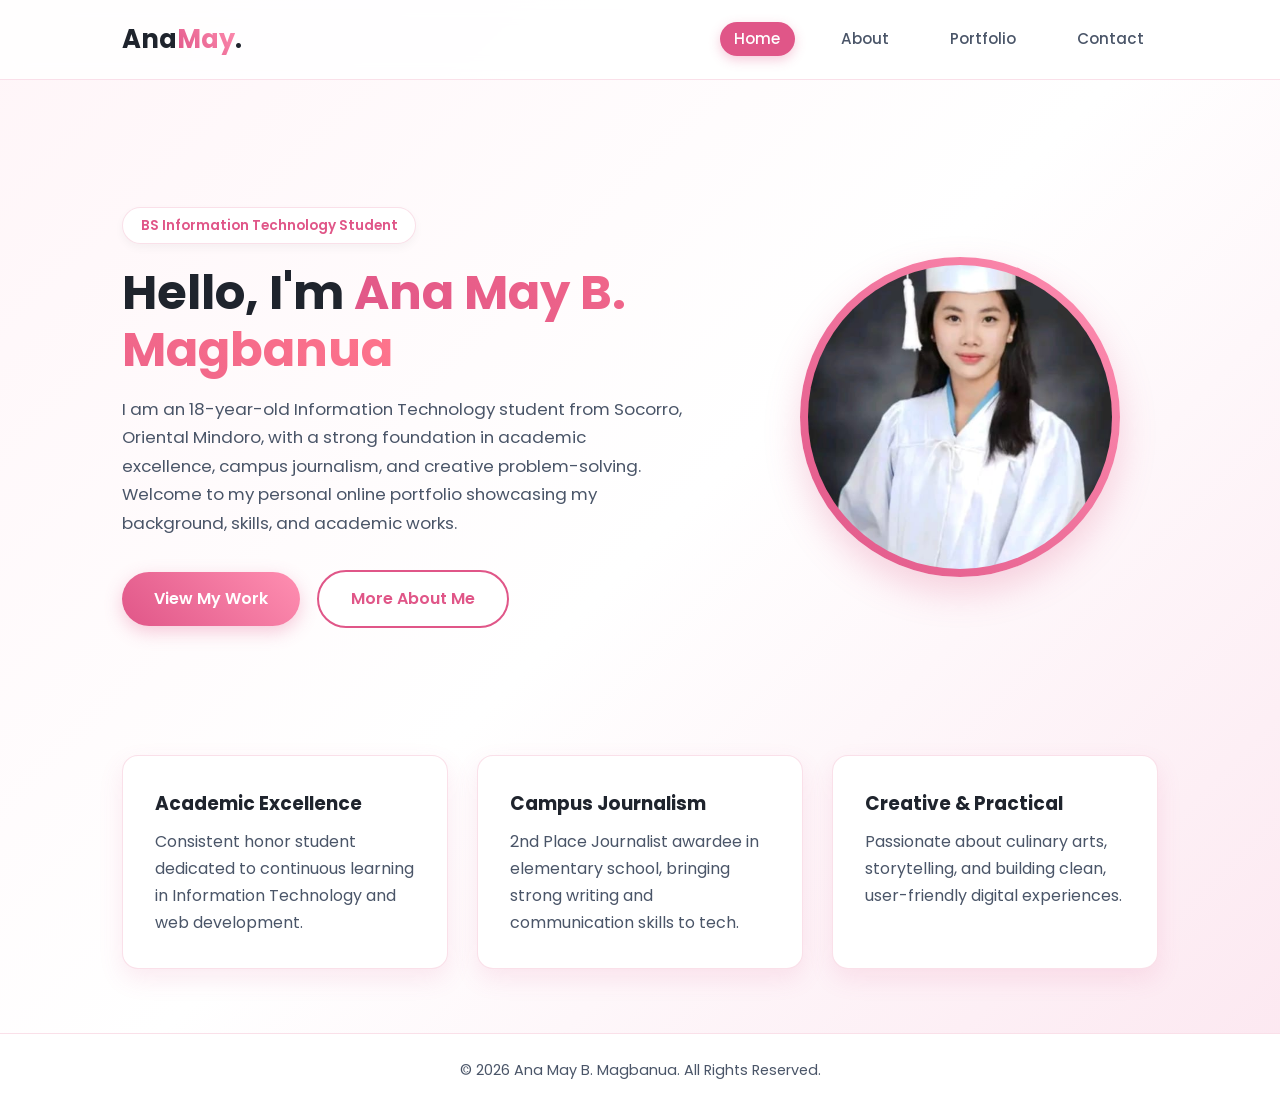
<file: index.html>
<!DOCTYPE html>
<html lang="en">
<head>
    <meta charset="UTF-8">
    <meta name="viewport" content="width=device-width, initial-scale=1.0">
    <title>Ana May B. Magbanua | Personal Portfolio</title>
    <link rel="stylesheet" href="style.css">
</head>
<body>

    <header>
        <nav class="navbar">
            <a href="index.html" class="logo">Ana<span>May</span>.</a>
            <ul class="nav-links">
                <li><a href="index.html" class="active">Home</a></li>
                <li><a href="about.html">About</a></li>
                <li><a href="portfolio.html">Portfolio</a></li>
                <li><a href="contact.html">Contact</a></li>
            </ul>
        </nav>
    </header>

    <main>
        <section class="container hero">
            <div class="hero-text">
                <span class="tagline">BS Information Technology Student</span>
                <h1>Hello, I'm <span>Ana May B. Magbanua</span></h1>
                <p>
                    I am an 18-year-old Information Technology student from Socorro, Oriental Mindoro, 
                    with a strong foundation in academic excellence, campus journalism, and creative problem-solving. 
                    Welcome to my personal online portfolio showcasing my background, skills, and academic works.
                </p>
                <div>
                    <a href="portfolio.html" class="btn">View My Work</a>
                    <a href="about.html" class="btn btn-outline">More About Me</a>
                </div>
            </div>

            <div class="hero-image">
                <div class="photo-frame">
                    <img src="pic.jpg" alt="Portrait of Ana May B. Magbanua">
                </div>
            </div>
        </section>

        <section class="container" style="padding-top: 0;">
            <div class="highlights-grid">
                <div class="highlight-card">
                    <h3>Academic Excellence</h3>
                    <p>Consistent honor student dedicated to continuous learning in Information Technology and web development.</p>
                </div>
                <div class="highlight-card">
                    <h3>Campus Journalism</h3>
                    <p>2nd Place Journalist awardee in elementary school, bringing strong writing and communication skills to tech.</p>
                </div>
                <div class="highlight-card">
                    <h3>Creative & Practical</h3>
                    <p>Passionate about culinary arts, storytelling, and building clean, user-friendly digital experiences.</p>
                </div>
            </div>
        </section>
    </main>

    <footer>
        <p>&copy; 2026 Ana May B. Magbanua. All Rights Reserved.</p>
    </footer>

</body>
</html>
</file>
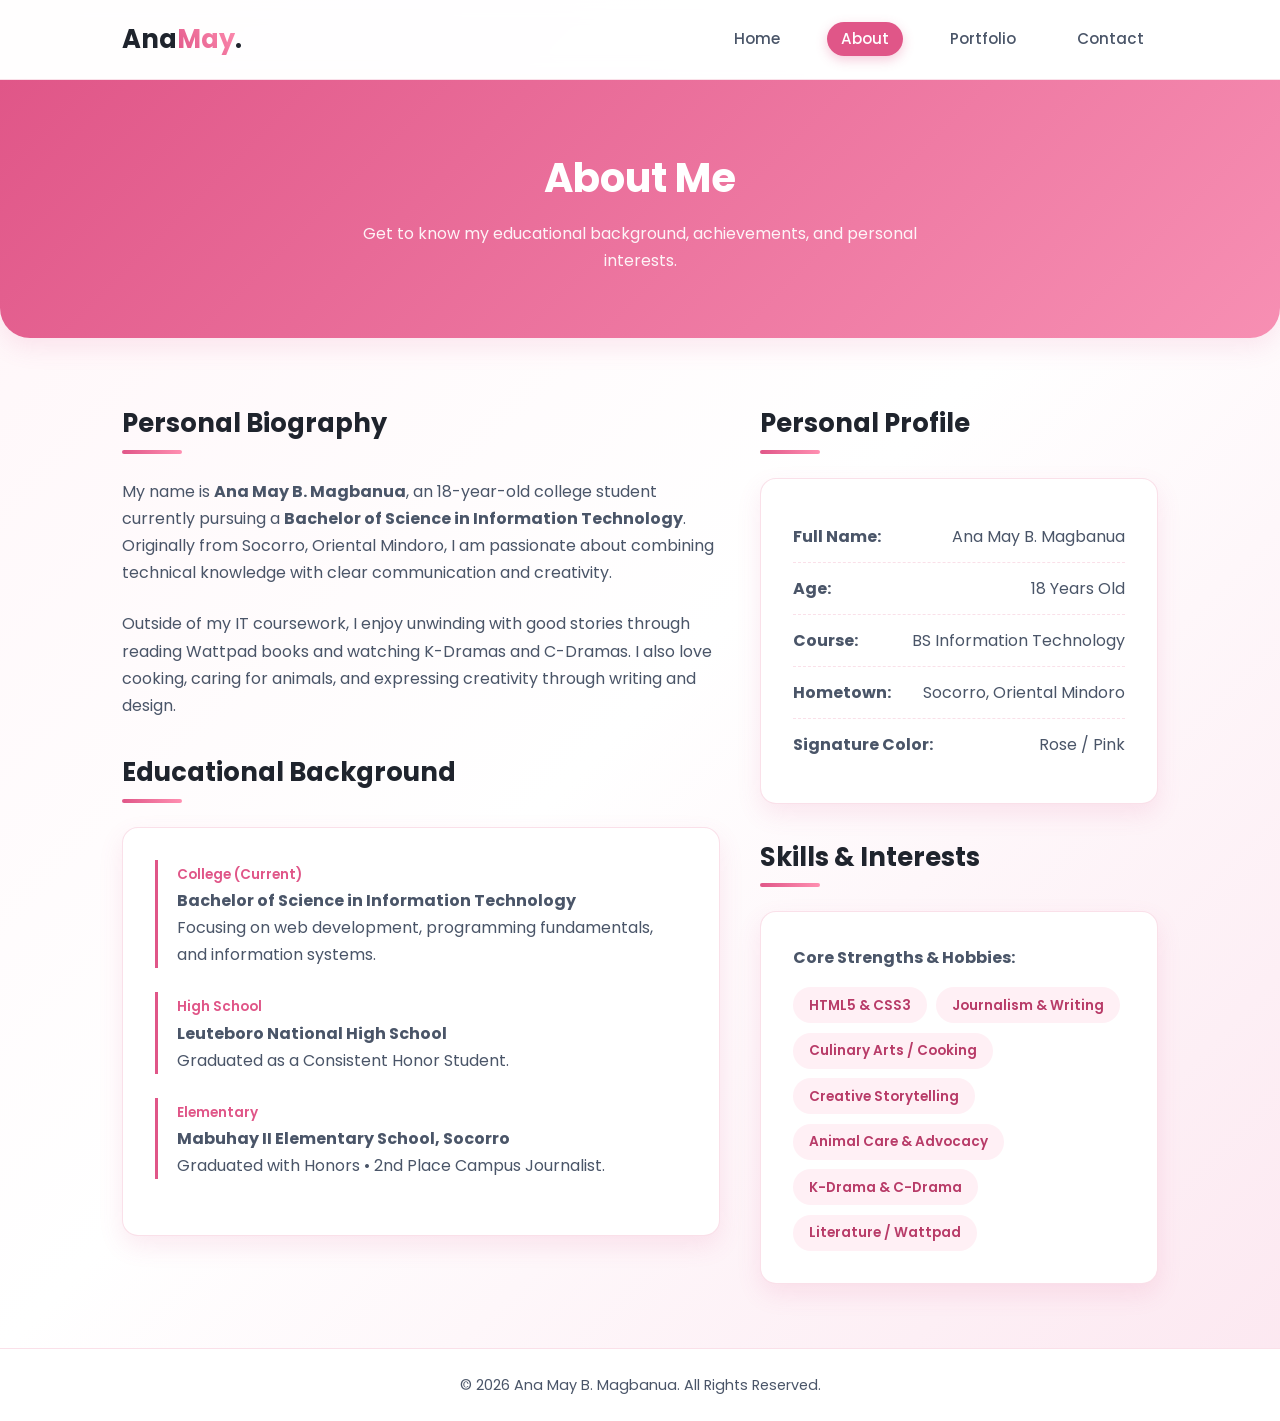
<file: about.html>
<!DOCTYPE html>
<html lang="en">
<head>
    <meta charset="UTF-8">
    <meta name="viewport" content="width=device-width, initial-scale=1.0">
    <title>About | Ana May B. Magbanua</title>
    <link rel="stylesheet" href="style.css">
</head>
<body>

    <header>
        <nav class="navbar">
            <a href="index.html" class="logo">Ana<span>May</span>.</a>
            <ul class="nav-links">
                <li><a href="index.html">Home</a></li>
                <li><a href="about.html" class="active">About</a></li>
                <li><a href="portfolio.html">Portfolio</a></li>
                <li><a href="contact.html">Contact</a></li>
            </ul>
        </nav>
    </header>

    <main>
        <div class="page-header">
            <h1>About Me</h1>
            <p>Get to know my educational background, achievements, and personal interests.</p>
        </div>

        <section class="container">
            <div class="about-grid">
                <!-- Left Column: Biography & Education -->
                <div>
                    <h2 class="section-title">Personal Biography</h2>
                    <p style="margin-bottom: 1.5rem;">
                        My name is <strong>Ana May B. Magbanua</strong>, an 18-year-old college student currently pursuing a 
                        <strong>Bachelor of Science in Information Technology</strong>. Originally from Socorro, Oriental Mindoro, 
                        I am passionate about combining technical knowledge with clear communication and creativity.
                    </p>
                    <p style="margin-bottom: 2rem;">
                        Outside of my IT coursework, I enjoy unwinding with good stories through reading Wattpad books and 
                        watching K-Dramas and C-Dramas. I also love cooking, caring for animals, and expressing creativity 
                        through writing and design.
                    </p>

                    <h2 class="section-title">Educational Background</h2>
                    <div class="card">
                        <div class="timeline-item">
                            <span>College (Current)</span>
                            <h4>Bachelor of Science in Information Technology</h4>
                            <p>Focusing on web development, programming fundamentals, and information systems.</p>
                        </div>
                        <div class="timeline-item">
                            <span>High School</span>
                            <h4>Leuteboro National High School</h4>
                            <p>Graduated as a Consistent Honor Student.</p>
                        </div>
                        <div class="timeline-item">
                            <span>Elementary</span>
                            <h4>Mabuhay II Elementary School, Socorro</h4>
                            <p>Graduated with Honors &bull; 2nd Place Campus Journalist.</p>
                        </div>
                    </div>
                </div>

                <!-- Right Column: Quick Facts & Skills -->
                <div>
                    <h2 class="section-title">Personal Profile</h2>
                    <div class="card" style="margin-bottom: 2rem;">
                        <ul class="info-list">
                            <li><strong>Full Name:</strong> <span>Ana May B. Magbanua</span></li>
                            <li><strong>Age:</strong> <span>18 Years Old</span></li>
                            <li><strong>Course:</strong> <span>BS Information Technology</span></li>
                            <li><strong>Hometown:</strong> <span>Socorro, Oriental Mindoro</span></li>
                            <li><strong>Signature Color:</strong> <span>Rose / Pink</span></li>
                        </ul>
                    </div>

                    <h2 class="section-title">Skills & Interests</h2>
                    <div class="card">
                        <p><strong>Core Strengths & Hobbies:</strong></p>
                        <div class="skills-tags">
                            <span class="tag">HTML5 & CSS3</span>
                            <span class="tag">Journalism & Writing</span>
                            <span class="tag">Culinary Arts / Cooking</span>
                            <span class="tag">Creative Storytelling</span>
                            <span class="tag">Animal Care & Advocacy</span>
                            <span class="tag">K-Drama & C-Drama</span>
                            <span class="tag">Literature / Wattpad</span>
                        </div>
                    </div>
                </div>
            </div>
        </section>
    </main>

    <footer>
        <p>&copy; 2026 Ana May B. Magbanua. All Rights Reserved.</p>
    </footer>

</body>
</html>
</file>
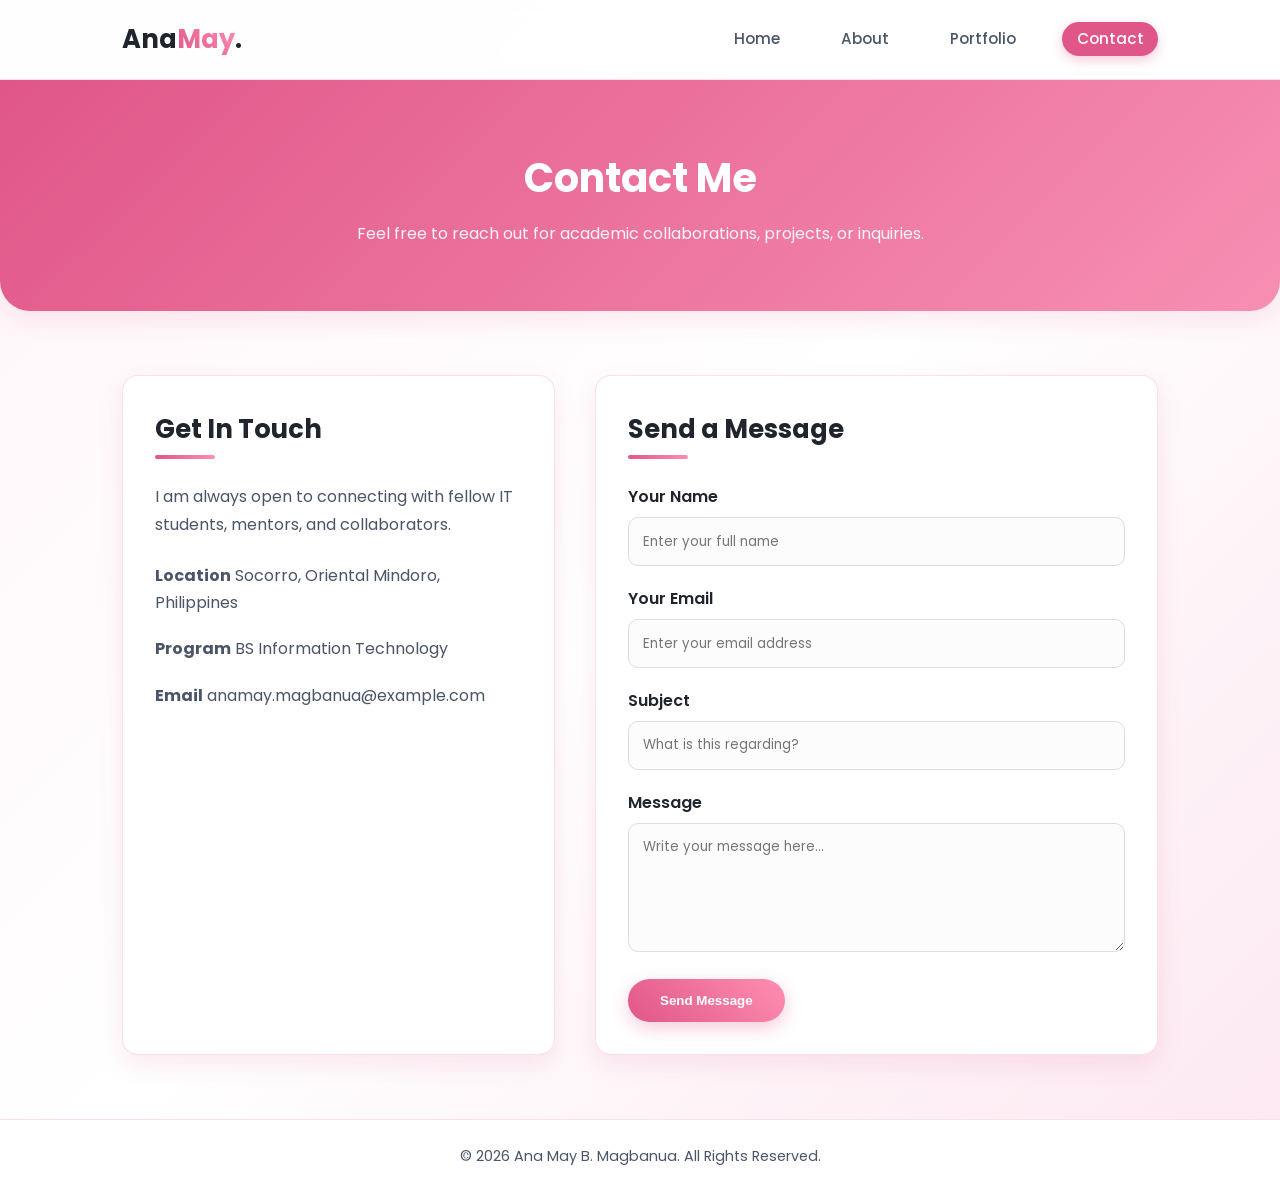
<file: contact.html>
<!DOCTYPE html>
<html lang="en">
<head>
    <meta charset="UTF-8">
    <meta name="viewport" content="width=device-width, initial-scale=1.0">
    <title>Contact | Ana May B. Magbanua</title>
    <link rel="stylesheet" href="style.css">
</head>
<body>

    <header>
        <nav class="navbar">
            <a href="index.html" class="logo">Ana<span>May</span>.</a>
            <ul class="nav-links">
                <li><a href="index.html">Home</a></li>
                <li><a href="about.html">About</a></li>
                <li><a href="portfolio.html">Portfolio</a></li>
                <li><a href="contact.html" class="active">Contact</a></li>
            </ul>
        </nav>
    </header>

    <main>
        <div class="page-header">
            <h1>Contact Me</h1>
            <p>Feel free to reach out for academic collaborations, projects, or inquiries.</p>
        </div>

        <section class="container">
            <div class="contact-grid">
                <!-- Contact Info -->
                <div class="card">
                    <h2 class="section-title">Get In Touch</h2>
                    <p style="margin-bottom: 1.5rem;">
                        I am always open to connecting with fellow IT students, mentors, and collaborators.
                    </p>
                    <div class="contact-detail">
                        <strong>Location</strong>
                        <span>Socorro, Oriental Mindoro, Philippines</span>
                    </div>
                    <div class="contact-detail">
                        <strong>Program</strong>
                        <span>BS Information Technology</span>
                    </div>
                    <div class="contact-detail">
                        <strong>Email</strong>
                        <span>anamay.magbanua@example.com</span>
                    </div>
                </div>

                <!-- Contact Form -->
                <div class="card">
                    <h2 class="section-title">Send a Message</h2>
                    <form action="#" method="post">
                        <div class="form-group">
                            <label for="name">Your Name</label>
                            <input type="text" id="name" name="name" placeholder="Enter your full name" required>
                        </div>
                        <div class="form-group">
                            <label for="email">Your Email</label>
                            <input type="email" id="email" name="email" placeholder="Enter your email address" required>
                        </div>
                        <div class="form-group">
                            <label for="subject">Subject</label>
                            <input type="text" id="subject" name="subject" placeholder="What is this regarding?" required>
                        </div>
                        <div class="form-group">
                            <label for="message">Message</label>
                            <textarea id="message" name="message" rows="5" placeholder="Write your message here..." required></textarea>
                        </div>
                        <button type="submit" class="btn">Send Message</button>
                    </form>
                </div>
            </div>
        </section>
    </main>

    <footer>
        <p>&copy; 2026 Ana May B. Magbanua. All Rights Reserved.</p>
    </footer>

</body>
</html>
</file>
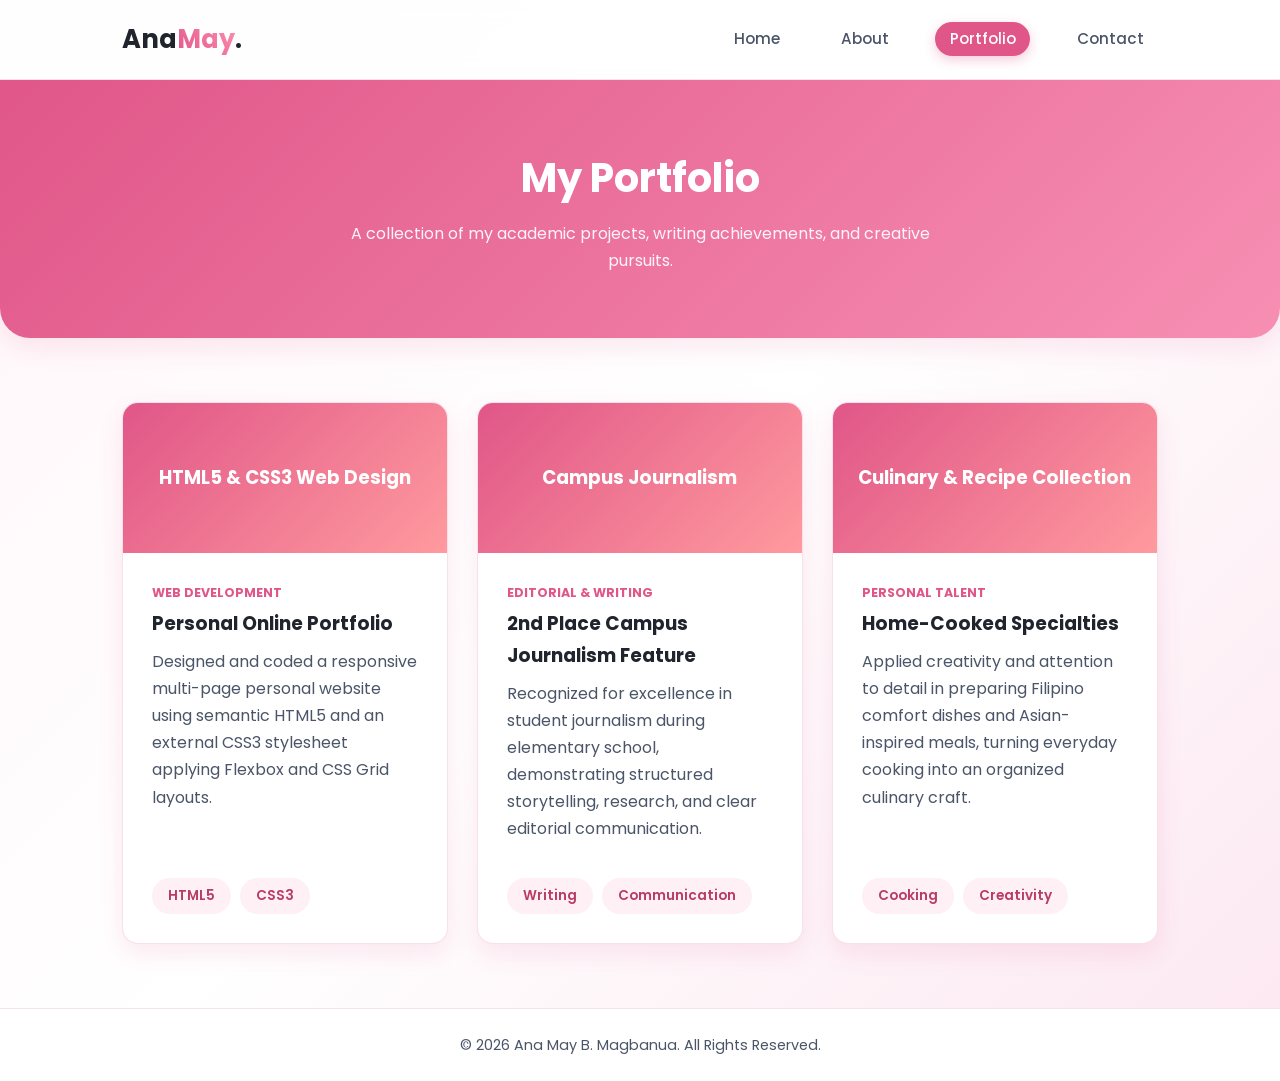
<file: portfolio.html>
<!DOCTYPE html>
<html lang="en">
<head>
    <meta charset="UTF-8">
    <meta name="viewport" content="width=device-width, initial-scale=1.0">
    <title>Portfolio | Ana May B. Magbanua</title>
    <link rel="stylesheet" href="style.css">
</head>
<body>

    <header>
        <nav class="navbar">
            <a href="index.html" class="logo">Ana<span>May</span>.</a>
            <ul class="nav-links">
                <li><a href="index.html">Home</a></li>
                <li><a href="about.html">About</a></li>
                <li><a href="portfolio.html" class="active">Portfolio</a></li>
                <li><a href="contact.html">Contact</a></li>
            </ul>
        </nav>
    </header>

    <main>
        <div class="page-header">
            <h1>My Portfolio</h1>
            <p>A collection of my academic projects, writing achievements, and creative pursuits.</p>
        </div>

        <section class="container">
            <div class="portfolio-grid">
                <!-- Project 1 -->
                <article class="project-card">
                    <div class="project-banner">HTML5 & CSS3 Web Design</div>
                    <div class="project-content">
                        <span class="project-category">Web Development</span>
                        <h3>Personal Online Portfolio</h3>
                        <p>
                            Designed and coded a responsive multi-page personal website using semantic HTML5 
                            and an external CSS3 stylesheet applying Flexbox and CSS Grid layouts.
                        </p>
                        <div class="skills-tags">
                            <span class="tag">HTML5</span>
                            <span class="tag">CSS3</span>
                        </div>
                    </div>
                </article>

                <!-- Project 2 -->
                <article class="project-card">
                    <div class="project-banner">Campus Journalism</div>
                    <div class="project-content">
                        <span class="project-category">Editorial & Writing</span>
                        <h3>2nd Place Campus Journalism Feature</h3>
                        <p>
                            Recognized for excellence in student journalism during elementary school, demonstrating 
                            structured storytelling, research, and clear editorial communication.
                        </p>
                        <div class="skills-tags">
                            <span class="tag">Writing</span>
                            <span class="tag">Communication</span>
                        </div>
                    </div>
                </article>

                <!-- Project 3 -->
                <article class="project-card">
                    <div class="project-banner">Culinary & Recipe Collection</div>
                    <div class="project-content">
                        <span class="project-category">Personal Talent</span>
                        <h3>Home-Cooked Specialties</h3>
                        <p>
                            Applied creativity and attention to detail in preparing Filipino comfort dishes and 
                            Asian-inspired meals, turning everyday cooking into an organized culinary craft.
                        </p>
                        <div class="skills-tags">
                            <span class="tag">Cooking</span>
                            <span class="tag">Creativity</span>
                        </div>
                    </div>
                </article>
            </div>
        </section>
    </main>

    <footer>
        <p>&copy; 2026 Ana May B. Magbanua. All Rights Reserved.</p>
    </footer>

</body>
</html>
</file>
<file: style.css>
@import url('https://fonts.googleapis.com/css2?family=Poppins:wght@300;400;500;600;700&display=swap');

:root {
    --primary-color: #e05688;       /* Vibrant Aesthetic Pink */
    --primary-dark: #b83b68;
    --secondary-color: #ff8fb1;
    --accent-soft: #fff0f5;
    --text-dark: #1f242d;
    --text-body: #4a5568;
    --white: #ffffff;
    --border-color: rgba(224, 86, 136, 0.18);
    --shadow: 0 10px 25px rgba(224, 86, 136, 0.12);
    --radius: 16px;
}

* {
    margin: 0;
    padding: 0;
    box-sizing: border-box;
}

body {
    font-family: 'Poppins', sans-serif;
    line-height: 1.7;
    color: var(--text-body);
    background: linear-gradient(135deg, #fff5f8 0%, #ffffff 50%, #fce7f0 100%);
    display: flex;
    flex-direction: column;
    min-height: 100vh;
}

a {
    text-decoration: none;
    color: inherit;
}

ul {
    list-style: none;
}

/* NAVBAR */
header {
    background: rgba(255, 255, 255, 0.85);
    backdrop-filter: blur(10px);
    border-bottom: 1px solid var(--border-color);
    position: sticky;
    top: 0;
    z-index: 100;
}

.navbar {
    max-width: 1100px;
    margin: 0 auto;
    padding: 1.1rem 2rem;
    display: flex;
    justify-content: space-between;
    align-items: center;
}

.logo {
    font-size: 1.6rem;
    font-weight: 700;
    color: var(--text-dark);
}

.logo span {
    background: linear-gradient(45deg, var(--primary-color), var(--secondary-color));
    -webkit-background-clip: text;
    -webkit-text-fill-color: transparent;
}

.nav-links {
    display: flex;
    gap: 2rem;
}

.nav-links a {
    font-weight: 500;
    font-size: 0.95rem;
    padding: 0.4rem 0.9rem;
    border-radius: 20px;
    transition: all 0.3s ease;
}

.nav-links a:hover,
.nav-links a.active {
    background-color: var(--primary-color);
    color: var(--white);
    box-shadow: 0 4px 12px rgba(224, 86, 136, 0.3);
}

/* LAYOUT */
main {
    flex: 1;
}

.container {
    max-width: 1100px;
    margin: 0 auto;
    padding: 4rem 2rem;
}

.page-header {
    background: linear-gradient(135deg, #e05688, #f78fb3);
    color: var(--white);
    padding: 4rem 2rem;
    text-align: center;
    border-bottom-left-radius: 30px;
    border-bottom-right-radius: 30px;
    box-shadow: var(--shadow);
}

.page-header h1 {
    font-size: 2.5rem;
    margin-bottom: 0.5rem;
}

.page-header p {
    opacity: 0.92;
    max-width: 600px;
    margin: 0 auto;
}

.section-title {
    font-size: 1.6rem;
    color: var(--text-dark);
    margin-bottom: 1.5rem;
    position: relative;
    padding-bottom: 0.5rem;
}

.section-title::after {
    content: "";
    position: absolute;
    left: 0;
    bottom: 0;
    width: 60px;
    height: 4px;
    background: linear-gradient(90deg, var(--primary-color), var(--secondary-color));
    border-radius: 4px;
}

/* BUTTONS */
.btn {
    display: inline-block;
    padding: 0.85rem 2rem;
    background: linear-gradient(45deg, var(--primary-color), var(--secondary-color));
    color: var(--white);
    font-weight: 600;
    border-radius: 30px;
    border: none;
    cursor: pointer;
    box-shadow: 0 6px 18px rgba(224, 86, 136, 0.3);
    transition: transform 0.25s ease, box-shadow 0.25s ease;
}

.btn:hover {
    transform: translateY(-3px);
    box-shadow: 0 10px 22px rgba(224, 86, 136, 0.4);
}

.btn-outline {
    background: var(--white);
    color: var(--primary-color);
    border: 2px solid var(--primary-color);
    box-shadow: none;
    margin-left: 0.8rem;
}

.btn-outline:hover {
    background: var(--primary-color);
    color: var(--white);
}

/* HERO SECTION */
.hero {
    display: flex;
    align-items: center;
    justify-content: space-between;
    gap: 3rem;
    min-height: 75vh;
}

.hero-text {
    flex: 1.2;
}

.tagline {
    display: inline-block;
    background-color: var(--white);
    color: var(--primary-color);
    border: 1px solid var(--border-color);
    font-weight: 600;
    font-size: 0.85rem;
    padding: 0.4rem 1.1rem;
    border-radius: 25px;
    margin-bottom: 1.2rem;
    box-shadow: 0 4px 10px rgba(0, 0, 0, 0.04);
}

.hero-text h1 {
    font-size: 3rem;
    color: var(--text-dark);
    line-height: 1.2;
    margin-bottom: 1rem;
}

.hero-text h1 span {
    background: linear-gradient(45deg, var(--primary-color), #ff758c);
    -webkit-background-clip: text;
    -webkit-text-fill-color: transparent;
}

.hero-text p {
    font-size: 1.05rem;
    margin-bottom: 2rem;
    max-width: 560px;
}

.hero-image {
    flex: 0.8;
    display: flex;
    justify-content: center;
}

.photo-frame {
    width: 320px;
    height: 320px;
    border-radius: 50%;
    padding: 8px;
    background: linear-gradient(45deg, var(--primary-color), var(--secondary-color));
    box-shadow: 0 15px 35px rgba(224, 86, 136, 0.25);
}

.photo-frame img {
    width: 100%;
    height: 100%;
    object-fit: cover;
    border-radius: 50%;
    background-color: var(--white);
}

/* CARDS & GRIDS */
.highlights-grid,
.portfolio-grid {
    display: grid;
    grid-template-columns: repeat(auto-fit, minmax(260px, 1fr));
    gap: 1.8rem;
}

.highlight-card,
.card,
.project-card {
    background: var(--white);
    padding: 2rem;
    border-radius: var(--radius);
    border: 1px solid var(--border-color);
    box-shadow: var(--shadow);
    transition: transform 0.3s ease, box-shadow 0.3s ease;
}

.highlight-card:hover,
.project-card:hover {
    transform: translateY(-6px);
    box-shadow: 0 15px 30px rgba(224, 86, 136, 0.18);
}

.highlight-card h3,
.project-content h3 {
    color: var(--text-dark);
    margin-bottom: 0.5rem;
}

/* ABOUT PAGE */
.about-grid {
    display: grid;
    grid-template-columns: 1.2fr 0.8fr;
    gap: 2.5rem;
}

.info-list li {
    padding: 0.75rem 0;
    border-bottom: 1px dashed var(--border-color);
    display: flex;
    justify-content: space-between;
}

.info-list li:last-child {
    border-bottom: none;
}

.timeline-item {
    border-left: 3px solid var(--primary-color);
    padding-left: 1.2rem;
    margin-bottom: 1.5rem;
}

.timeline-item span {
    font-size: 0.85rem;
    color: var(--primary-color);
    font-weight: 600;
}

.skills-tags {
    display: flex;
    flex-wrap: wrap;
    gap: 0.6rem;
    margin-top: 1rem;
}

.tag {
    background-color: var(--accent-soft);
    color: var(--primary-dark);
    padding: 0.4rem 1rem;
    border-radius: 20px;
    font-size: 0.85rem;
    font-weight: 600;
}

/* PORTFOLIO PAGE */
.project-card {
    padding: 0;
    overflow: hidden;
    display: flex;
    flex-direction: column;
}

.project-banner {
    height: 150px;
    background: linear-gradient(135deg, #e05688, #ff9a9e);
    color: var(--white);
    display: flex;
    align-items: center;
    justify-content: center;
    font-weight: 700;
    font-size: 1.15rem;
}

.project-content {
    padding: 1.8rem;
    flex: 1;
    display: flex;
    flex-direction: column;
}

.project-category {
    font-size: 0.78rem;
    text-transform: uppercase;
    color: var(--primary-color);
    font-weight: 700;
    margin-bottom: 0.3rem;
}

.project-content p {
    margin-bottom: 1.2rem;
    flex: 1;
}

/* CONTACT PAGE */
.contact-grid {
    display: grid;
    grid-template-columns: 1fr 1.3fr;
    gap: 2.5rem;
}

.contact-detail {
    margin-bottom: 1.2rem;
}

.form-group {
    margin-bottom: 1.2rem;
}

.form-group label {
    display: block;
    font-weight: 600;
    color: var(--text-dark);
    margin-bottom: 0.4rem;
}

.form-group input,
.form-group textarea {
    width: 100%;
    padding: 0.85rem;
    border: 1px solid #ddd;
    border-radius: 10px;
    font-family: inherit;
    background-color: #fcfcfc;
}

.form-group input:focus,
.form-group textarea:focus {
    outline: none;
    border-color: var(--primary-color);
    background-color: var(--white);
}

/* FOOTER */
footer {
    background-color: var(--white);
    border-top: 1px solid var(--border-color);
    text-align: center;
    padding: 1.5rem;
    font-size: 0.9rem;
}

/* RESPONSIVE */
@media (max-width: 768px) {
    .navbar, .hero {
        flex-direction: column;
        text-align: center;
    }
    .hero {
        flex-direction: column-reverse;
    }
    .about-grid, .contact-grid {
        grid-template-columns: 1fr;
    }
}
</file>
